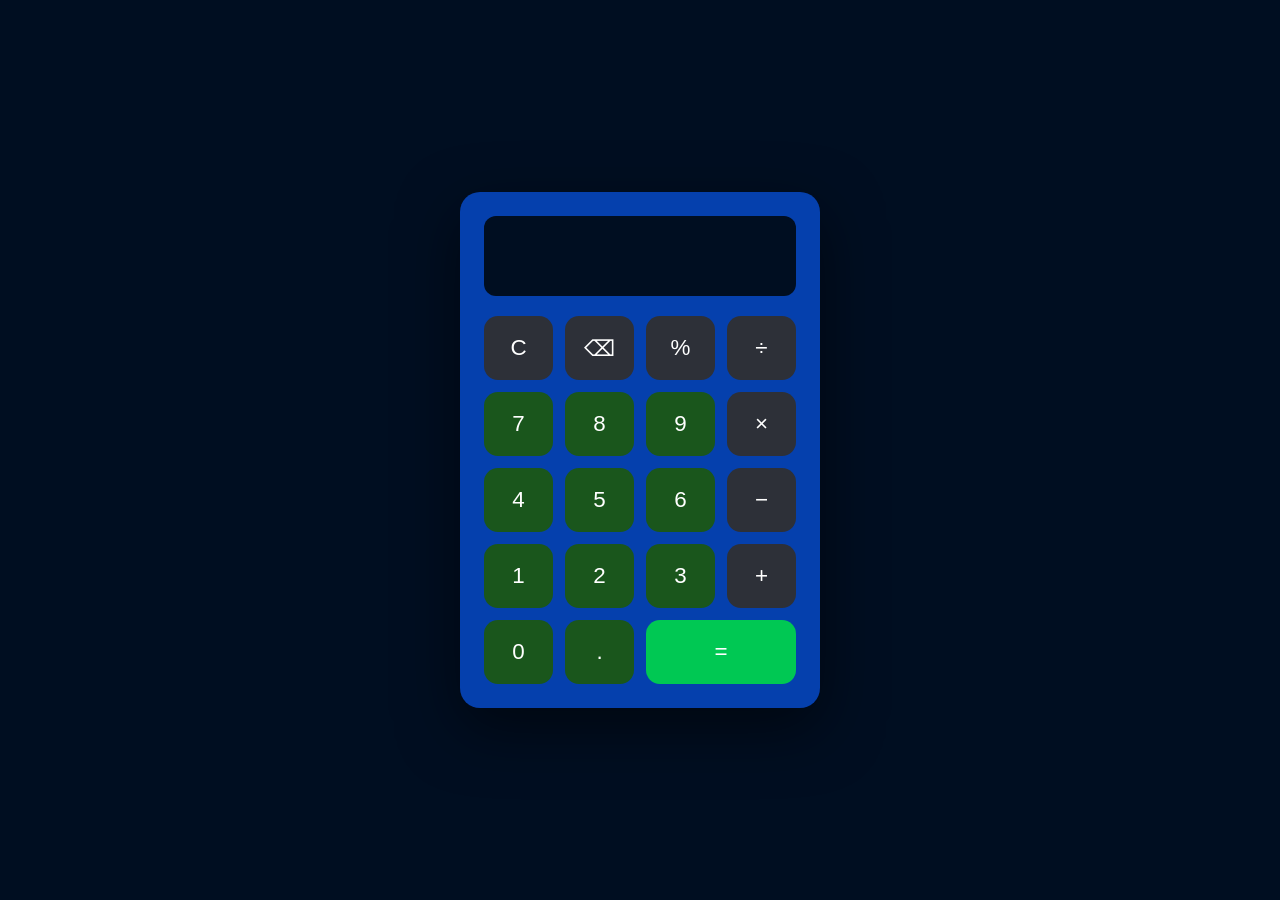
<file: index.html>
<!DOCTYPE html>
<html lang="en">
<head>
  <meta charset="UTF-8" />
  <meta name="viewport" content="width=device-width, initial-scale=1.0" />
  <title>Modern Calculator</title>
  <link rel="stylesheet" href="style.css" />
</head>
<body>
  <div class="calculator">
    <div class="display">
      <input type="text" id="screen" readonly />
    </div>
    <div class="buttons">
      <button class="btn btn-op" data-action="clear">C</button>
      <button class="btn btn-op" data-action="delete">⌫</button>
      <button class="btn btn-op" data-value="%">%</button>
      <button class="btn btn-op" data-value="/">÷</button>
      <button class="btn" data-value="7">7</button>
      <button class="btn" data-value="8">8</button>
      <button class="btn" data-value="9">9</button>
      <button class="btn btn-op" data-value="*">×</button>
      <button class="btn" data-value="4">4</button>
      <button class="btn" data-value="5">5</button>
      <button class="btn" data-value="6">6</button>
      <button class="btn btn-op" data-value="-">−</button>
      <button class="btn" data-value="1">1</button>
      <button class="btn" data-value="2">2</button>
      <button class="btn" data-value="3">3</button>
      <button class="btn btn-op" data-value="+">+</button>
      <button class="btn" data-value="0">0</button>
      <button class="btn" data-value=".">.</button>
      <button class="btn btn-eq" data-action="calculate">=</button>
    </div>
  </div>
  <script src="script.js"></script>
</body>
</html>
</file>
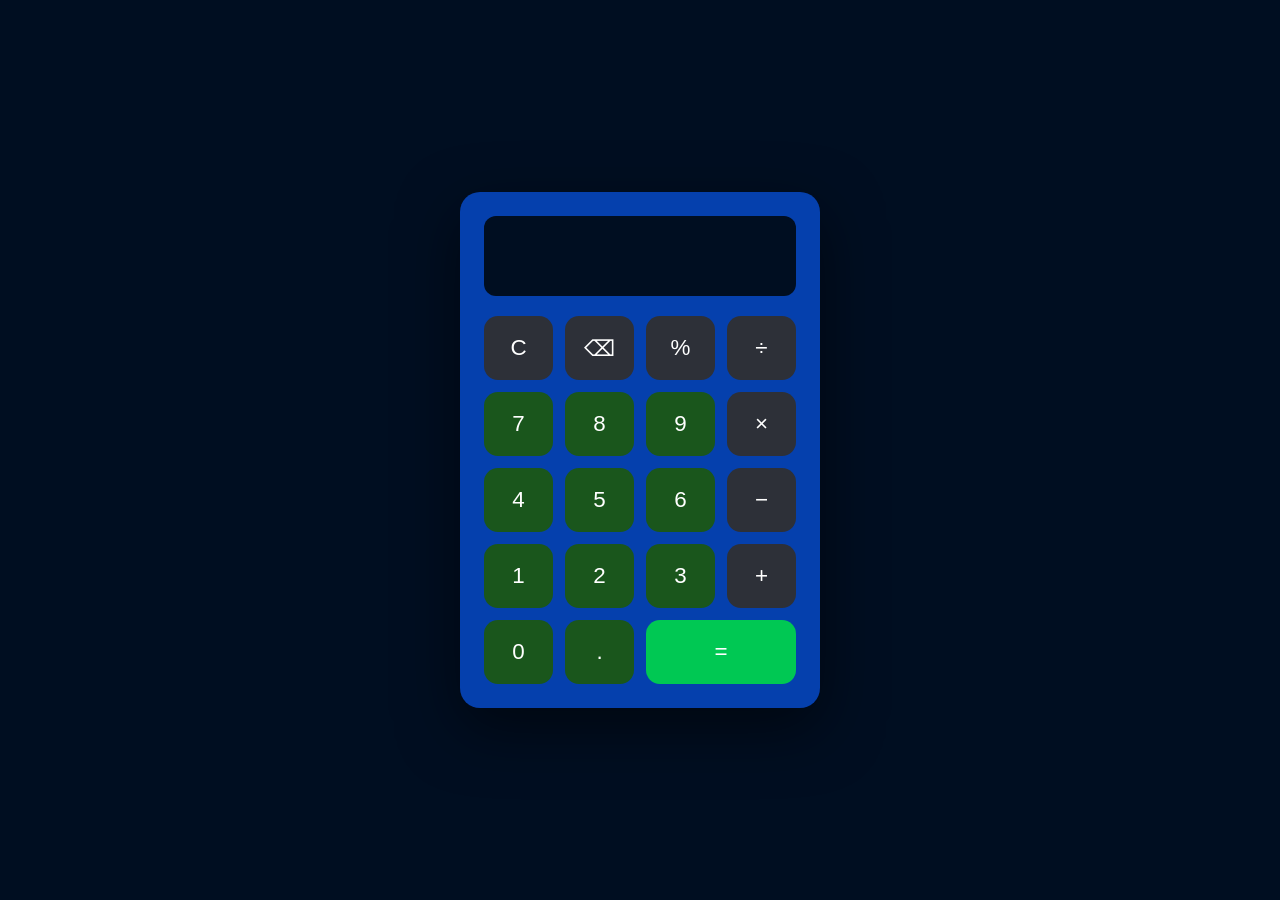
<file: Calculator/index.html>
<!DOCTYPE html>
<html lang="en">
<head>
  <meta charset="UTF-8" />
  <meta name="viewport" content="width=device-width, initial-scale=1.0" />
  <title>Modern Calculator</title>
  <link rel="stylesheet" href="style.css" />
</head>
<body>
  <div class="calculator">
    <div class="display">
      <input type="text" id="screen" readonly />
    </div>
    <div class="buttons">
      <button class="btn btn-op" data-action="clear">C</button>
      <button class="btn btn-op" data-action="delete">⌫</button>
      <button class="btn btn-op" data-value="%">%</button>
      <button class="btn btn-op" data-value="/">÷</button>
      <button class="btn" data-value="7">7</button>
      <button class="btn" data-value="8">8</button>
      <button class="btn" data-value="9">9</button>
      <button class="btn btn-op" data-value="*">×</button>
      <button class="btn" data-value="4">4</button>
      <button class="btn" data-value="5">5</button>
      <button class="btn" data-value="6">6</button>
      <button class="btn btn-op" data-value="-">−</button>
      <button class="btn" data-value="1">1</button>
      <button class="btn" data-value="2">2</button>
      <button class="btn" data-value="3">3</button>
      <button class="btn btn-op" data-value="+">+</button>
      <button class="btn" data-value="0">0</button>
      <button class="btn" data-value=".">.</button>
      <button class="btn btn-eq" data-action="calculate">=</button>
    </div>
  </div>
  <script src="script.js"></script>
</body>
</html>
</file>
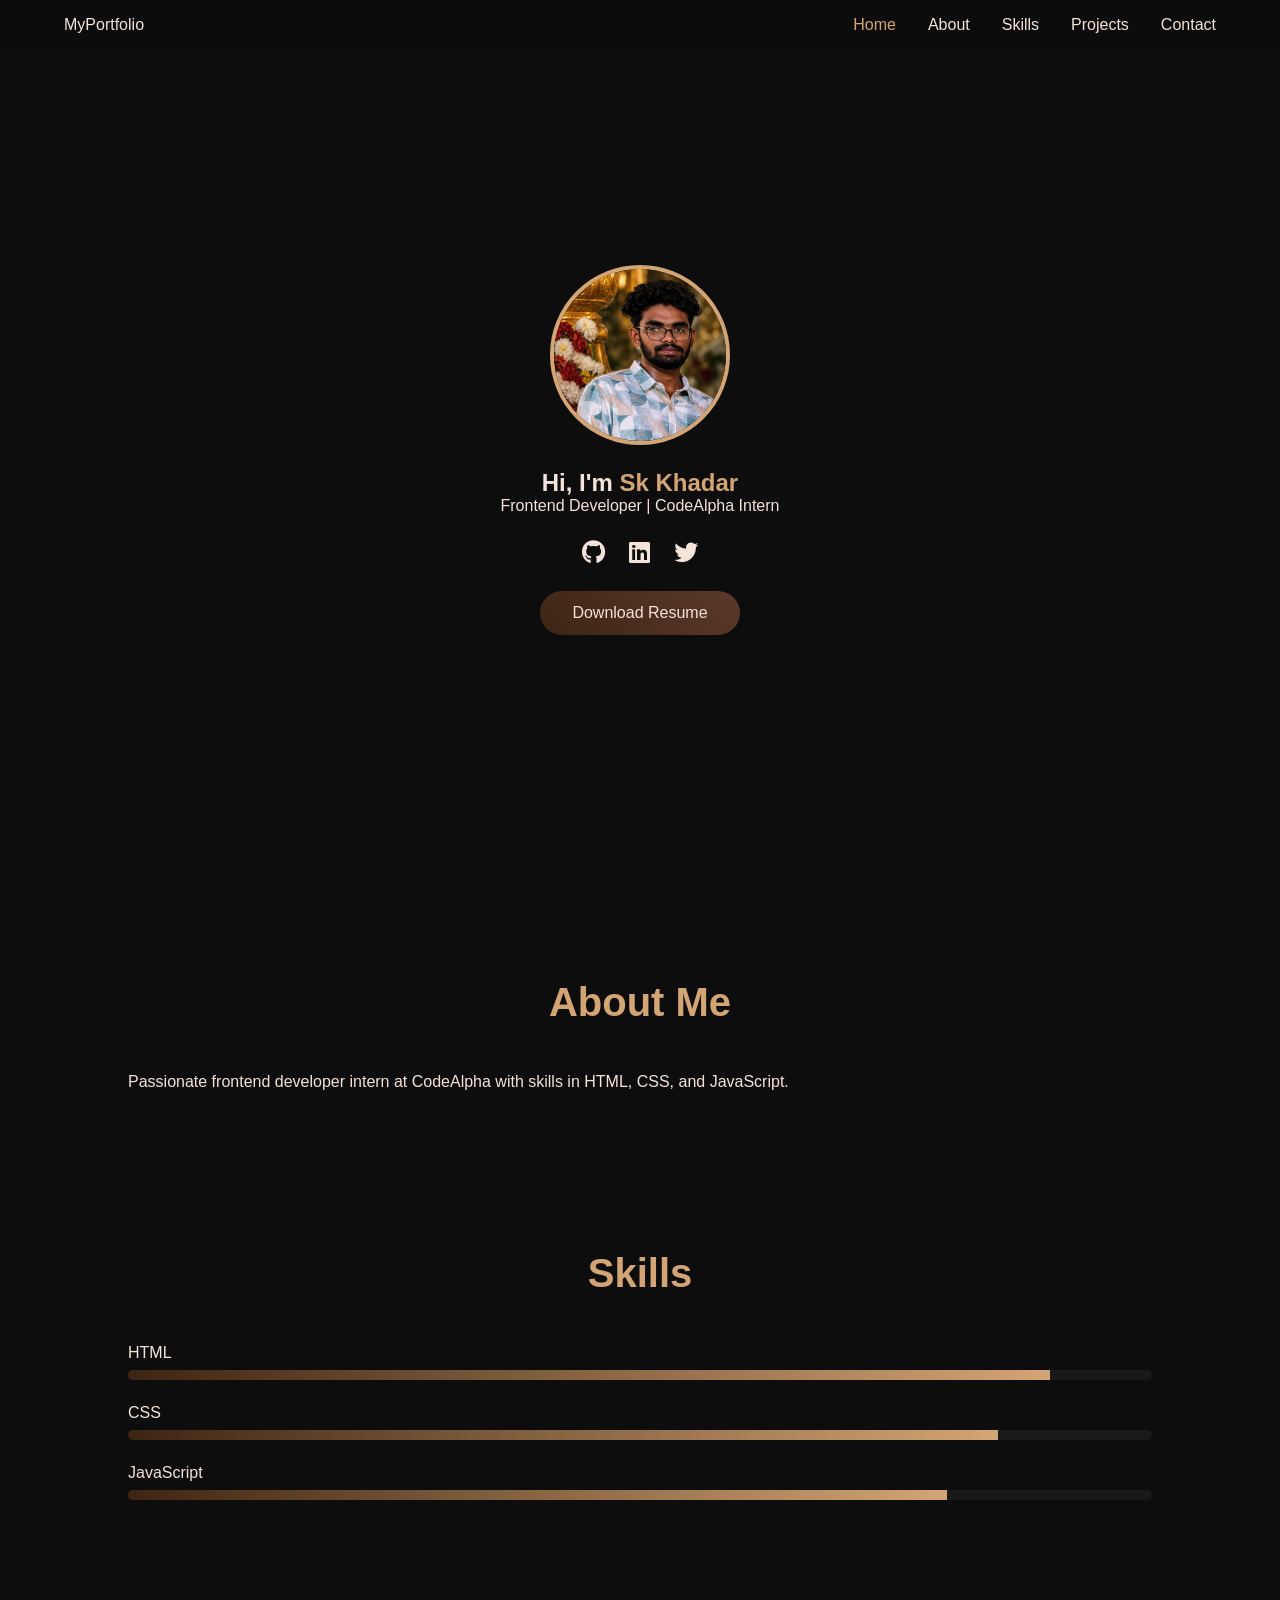
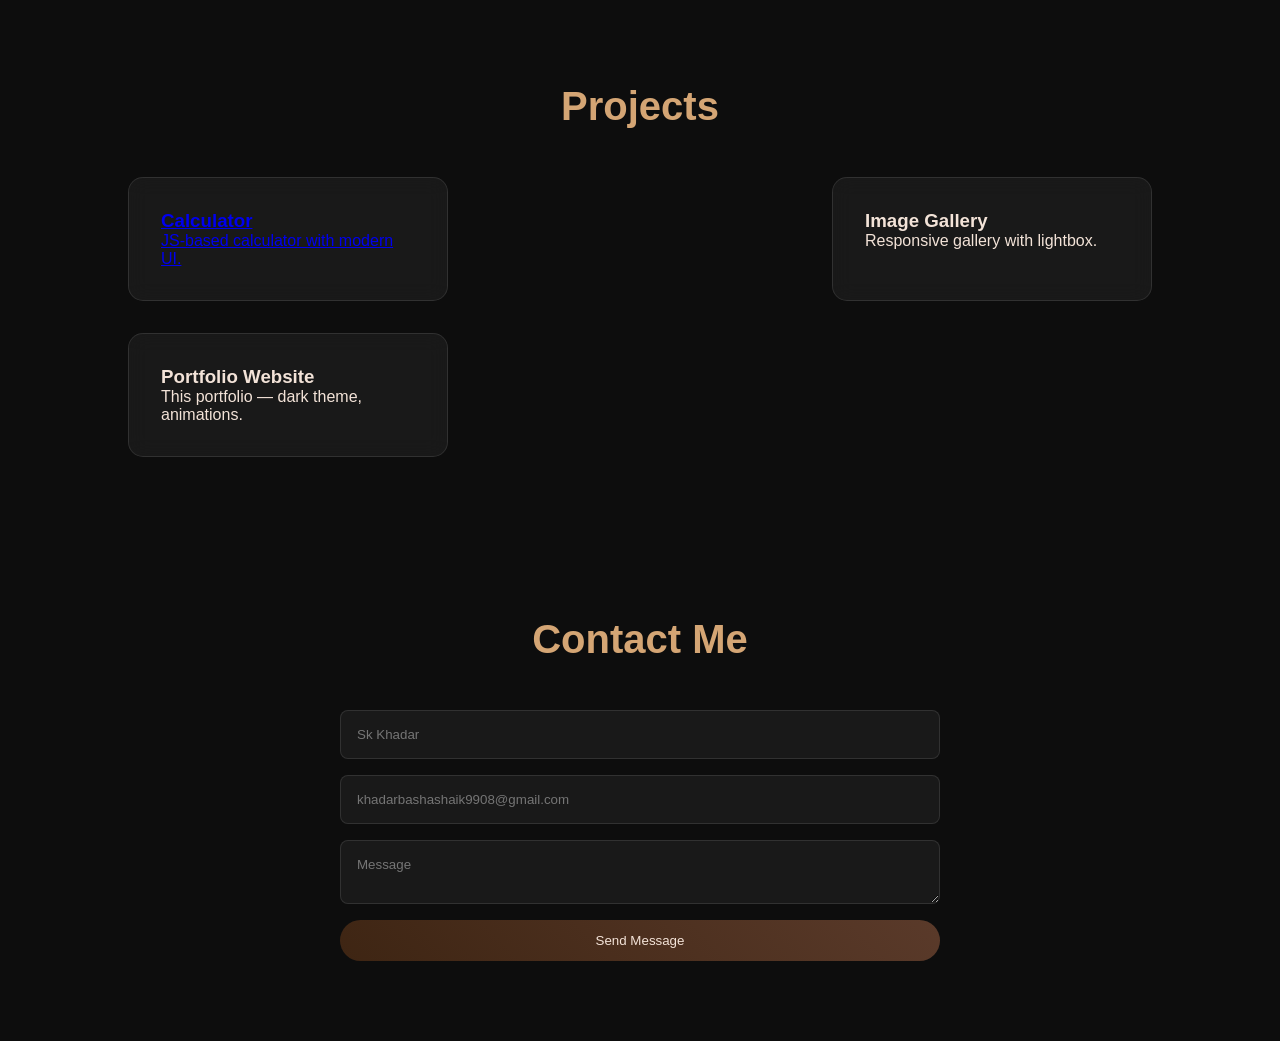
<file: Portfolio/index.html>
<!DOCTYPE html>
<html lang="en">
<head>
 <meta charset="UTF-8" />
 <meta name="viewport" content="width=device-width, initial-scale=1.0" />
 <title>My Portfolio</title>
 <link rel="stylesheet" href="style.css" />
 <link rel="stylesheet" href="https://cdnjs.cloudflare.com/ajax/libs/font-awesome/6.4.0/css/all.min.css" />
</head>
<body>
 <!-- Navigation -->
 <nav class="navbar">
 <div class="logo">MyPortfolio</div>
 <ul class="nav-links">
 <li><a href="#home">Home</a></li>
 <li><a href="#about">About</a></li>
 <li><a href="#skills">Skills</a></li>
 <li><a href="#projects">Projects</a></li>
 <li><a href="#contact">Contact</a></li>
 </ul>
 <div class="hamburger"><span></span><span></span><span></span></div>
 </nav>

 <!-- Hero Section -->
 <section id="home" class="hero">
 <img src="Portfolio.jpeg" alt="Profile Image" class="profile-img" class="profile-img" />
 <h1>Hi, I'm <span class="highlight">Sk Khadar</span></h1>
 <p>Frontend Developer | CodeAlpha Intern</p>
 <div class="social-icons">
 <a href="https://github.com/khadarbashashaik9908-blip" target="_blank">
    <i class="fab fa-github"></i></a>
 <a href="https://www.linkedin.com/in/khadarshaik9908?"><i class="fab fa-linkedin"></i></a>
 <a href="https://x.com/Khadarbash69909"><i class="fab fa-twitter"></i></a>
 </div>
 <a href="Portfolio.pdf" class="btn">Download Resume</a>
 </section>

 <!-- About Section -->
 <section id="about" class="about">
 <h2>About Me</h2>
 <p>Passionate frontend developer intern at CodeAlpha with skills in HTML, CSS, and JavaScript.</p>
 </section>

 <!-- Skills Section -->
 <section id="skills" class="skills">
 <h2>Skills</h2>
 <div class="skill-bar"><span>HTML</span><div class="bar"><div class="fill" style="width:90%"></div></div></div>
 <div class="skill-bar"><span>CSS</span><div class="bar"><div class="fill" style="width:85%"></div></div></div>
 <div class="skill-bar"><span>JavaScript</span><div class="bar"><div class="fill" style="width:80%"></div></div></div>
 </section>

 <!-- Projects Section -->
 <section id="projects" class="projects">
 <h2>Projects</h2>
 <div class="project-grid">
 <div class="project-card">
    <a href="https://github.com/khadarbashashaik9908-blip/CodeAlpha_Calculator" target="_blank">

 <h3>Calculator</h3>
 <p>JS-based calculator with modern UI.</p>
 </div>
 <div class="project-card">
<a href="https://github.com/khadarbashashaik9908-blip/CodeAlpha_ImageGallery" target="_blank"></a>
 <h3>Image Gallery</h3>
 <p>Responsive gallery with lightbox.</p>
 </div>
 <div class="project-card">
    <a href="https://github.com/khadarbashashaik9908-blip/CodeAlpha_Portfolio" target="_blank"></a>
 <h3>Portfolio Website</h3>
 <p>This portfolio — dark theme, animations.</p>
 </div>
 </div>
 </section>

 <!-- Contact Section -->
 <section id="contact" class="contact">
 <h2>Contact Me</h2>
 <form class="contact-form">
 <input type="text" placeholder="Sk Khadar" required />
 <input type="email" placeholder="khadarbashashaik9908@gmail.com" required />
 <textarea placeholder="Message" required></textarea>
 <button type="submit" class="btn">Send Message</button>
 </form>
 </section>

 <script src="script.js"></script>
</body>
</html>
</file>
<file: style.css>
*{
  margin: 0; padding: 0; box-sizing: border-box;
}
body {
  font-family: 'Segoe UI', sans-serif;
  background: #000E21;
  display: flex;
  justify-content: center;
  align-items: center;
  min-height: 100vh;
  padding: 20px;
}
.calculator {
  background: #0540AD;
  border-radius: 20px;
  padding: 24px;
  box-shadow: 0 20px 60px rgba(0,0,0,0.5);
  width: 100%;
  max-width: 360px;
}
.display input {
  width: 100%;
  height: 80px;
  background: #000E21;
  border: none;
  border-radius: 12px;
  color: #84C1FA;
  font-size: 2.5rem;
  text-align: right;
  padding: 0 16px;
  margin-bottom: 20px;
  outline: none;
}
.buttons {
  display: grid;
  grid-template-columns: repeat(4, 1fr);
  gap: 12px;
}
.btn {
  height: 64px;
  border: none;
  border-radius: 14px;
  background: #1A561C;
  color: #fff;
  font-size: 1.4rem;
  cursor: pointer;
  transition: all 0.2s ease;
}
.btn:hover {
  background: #84C1FA;
  transform: translateY(-2px);
}
.btn:active {
  transform: scale(0.96);
}
.btn-op {
  background: #2d3038;
}
.btn-op:hover {
  background: #ff9500;
}
.btn-eq {
  background: #00c853;
  grid-column: span 2;
}
.btn-eq:hover {
  background: #0540AD;
}
@media (max-width: 400px) {
  .calculator { padding: 16px; }
  .display input { font-size: 2rem; height: 64px; }
  .btn { height: 54px; font-size: 1.2rem; }
}
</file>
<file: Calculator/style.css>
*{
  margin: 0; padding: 0; box-sizing: border-box;
}
body {
  font-family: 'Segoe UI', sans-serif;
  background: #000E21;
  display: flex;
  justify-content: center;
  align-items: center;
  min-height: 100vh;
  padding: 20px;
}
.calculator {
  background: #0540AD;
  border-radius: 20px;
  padding: 24px;
  box-shadow: 0 20px 60px rgba(0,0,0,0.5);
  width: 100%;
  max-width: 360px;
}
.display input {
  width: 100%;
  height: 80px;
  background: #000E21;
  border: none;
  border-radius: 12px;
  color: #84C1FA;
  font-size: 2.5rem;
  text-align: right;
  padding: 0 16px;
  margin-bottom: 20px;
  outline: none;
}
.buttons {
  display: grid;
  grid-template-columns: repeat(4, 1fr);
  gap: 12px;
}
.btn {
  height: 64px;
  border: none;
  border-radius: 14px;
  background: #1A561C;
  color: #fff;
  font-size: 1.4rem;
  cursor: pointer;
  transition: all 0.2s ease;
}
.btn:hover {
  background: #84C1FA;
  transform: translateY(-2px);
}
.btn:active {
  transform: scale(0.96);
}
.btn-op {
  background: #2d3038;
}
.btn-op:hover {
  background: #ff9500;
}
.btn-eq {
  background: #00c853;
  grid-column: span 2;
}
.btn-eq:hover {
  background: #0540AD;
}
@media (max-width: 400px) {
  .calculator { padding: 16px; }
  .display input { font-size: 2rem; height: 64px; }
  .btn { height: 54px; font-size: 1.2rem; }
}
</file>
<file: Portfolio/style.css>
/* --- Global Styles --- */
* {
 margin: 0;
 padding: 0;
 box-sizing: border-box;
 font-family: 'Poppins', sans-serif;
 scroll-behavior: smooth;
}

:root {
 --bg-dark: #0d0d0d;
 --bg-card: rgba(255, 255, 255, 0.05);
 --accent: #3E2513;
 --text: #F3E3D8;
 --text-muted: #aaa;
}

body {
 background: var(--bg-dark);
 color: var(--text);
 overflow-x: hidden;
}

/* --- Navbar --- */
.navbar {
 position: fixed;
 top: 0;
 width: 100%;
 display: flex;
 justify-content: space-between;
 align-items: center;
 padding: 1rem 5%;
 background: rgba(13, 13, 13, 0.9);
 backdrop-filter: blur(10px);
 z-index: 1000;
}

.nav-links {
 display: flex;
 list-style: none;
 gap: 2rem;
}

.nav-links a {
 color: var(--text);
 text-decoration: none;
 transition: color 0.3s;
}

.nav-links a.active {
 color: #d4a574;
}

.hamburger {
 display: none;
 flex-direction: column;
 cursor: pointer;
}

.hamburger span {
 width: 25px;
 height: 3px;
 background: var(--text);
 margin: 3px 0;
 transition: 0.3s;
}

/* --- Hero Section --- */
.hero {
 min-height: 100vh;
 display: flex;
 flex-direction: column;
 justify-content: center;
 align-items: center;
 text-align: center;
 padding: 0 5%;
}

.profile-img {
 width: 180px;
 height: 180px;
 border-radius: 50%;
 border: 4px solid #d4a574;
 object-fit: cover;
 margin-bottom: 1.5rem;
}

.highlight {
 color: #d4a574;
}

.social-icons {
 margin: 1.5rem 0;
}

.social-icons a {
 color: var(--text);
 font-size: 1.5rem;
 margin: 0 10px;
 transition: transform 0.3s, color 0.3s;
}

.social-icons a:hover {
 color: #d4a574;
 transform: translateY(-5px);
}

.btn {
 padding: 0.8rem 2rem;
 background: linear-gradient(45deg, var(--accent), #5a3a2a);
 color: var(--text);
 border: none;
 border-radius: 30px;
 cursor: pointer;
 text-decoration: none;
 transition: transform 0.3s, box-shadow 0.3s;
}

.btn:hover {
 transform: translateY(-3px);
 box-shadow: 0 10px 20px rgba(62, 37, 19, 0.4);
}

/* --- Sections --- */
section {
 padding: 5rem 10%;
}

h2 {
 text-align: center;
 font-size: 2.5rem;
 margin-bottom: 3rem;
 color: #d4a574;
}

/* --- Skills --- */
.skill-bar {
 margin: 1.5rem 0;
}

.skill-bar span {
 display: block;
 margin-bottom: 0.5rem;
}

.bar {
 width: 100%;
 height: 10px;
 background: var(--bg-card);
 border-radius: 5px;
 overflow: hidden;
}

.fill {
 height: 100%;
 background: linear-gradient(90deg, var(--accent), #d4a574);
 transition: width 1s ease;
}

/* --- Projects --- */
.project-grid {
 display: grid;
 grid-template-columns: repeat(auto-fit, minmax(280px, 1fr));
 gap: 2rem;
}

.project-card {
 background: var(--bg-card);
 backdrop-filter: blur(10px);
 padding: 2rem;
 border-radius: 15px;
 border: 1px solid rgba(255, 255, 255, 0.1);
 transition: transform 0.3s, box-shadow 0.3s;
}

.project-card:hover {
 transform: translateY(-10px);
 box-shadow: 0 15px 30px rgba(62, 37, 19, 0.3);
}

/* --- Contact Form --- */
.contact-form {
 max-width: 600px;
 margin: 0 auto;
 display: flex;
 flex-direction: column;
 gap: 1rem;
}

.contact-form input,
.contact-form textarea {
 padding: 1rem;
 background: var(--bg-card);
 border: 1px solid rgba(255, 255, 255, 0.1);
 border-radius: 8px;
 color: var(--text);
}

/* --- Scroll Reveal --- */
.reveal {
 opacity: 0;
 transform: translateY(50px);
 transition: all 0.8s ease;
}

.reveal.active {
 opacity: 1;
 transform: translateY(0);
}

/* --- Responsive --- */
@media (max-width: 768px) {
 .nav-links {
 position: absolute;
 right: 0;
 top: 60px;
 background: var(--bg-dark);
 flex-direction: column;
 width: 100%;
 text-align: center;
 padding: 1rem 0;
 display: none;
 }
 .nav-links.active {
 display: flex;
 }
 .hamburger {
 display: flex;
 }
}
</file>
